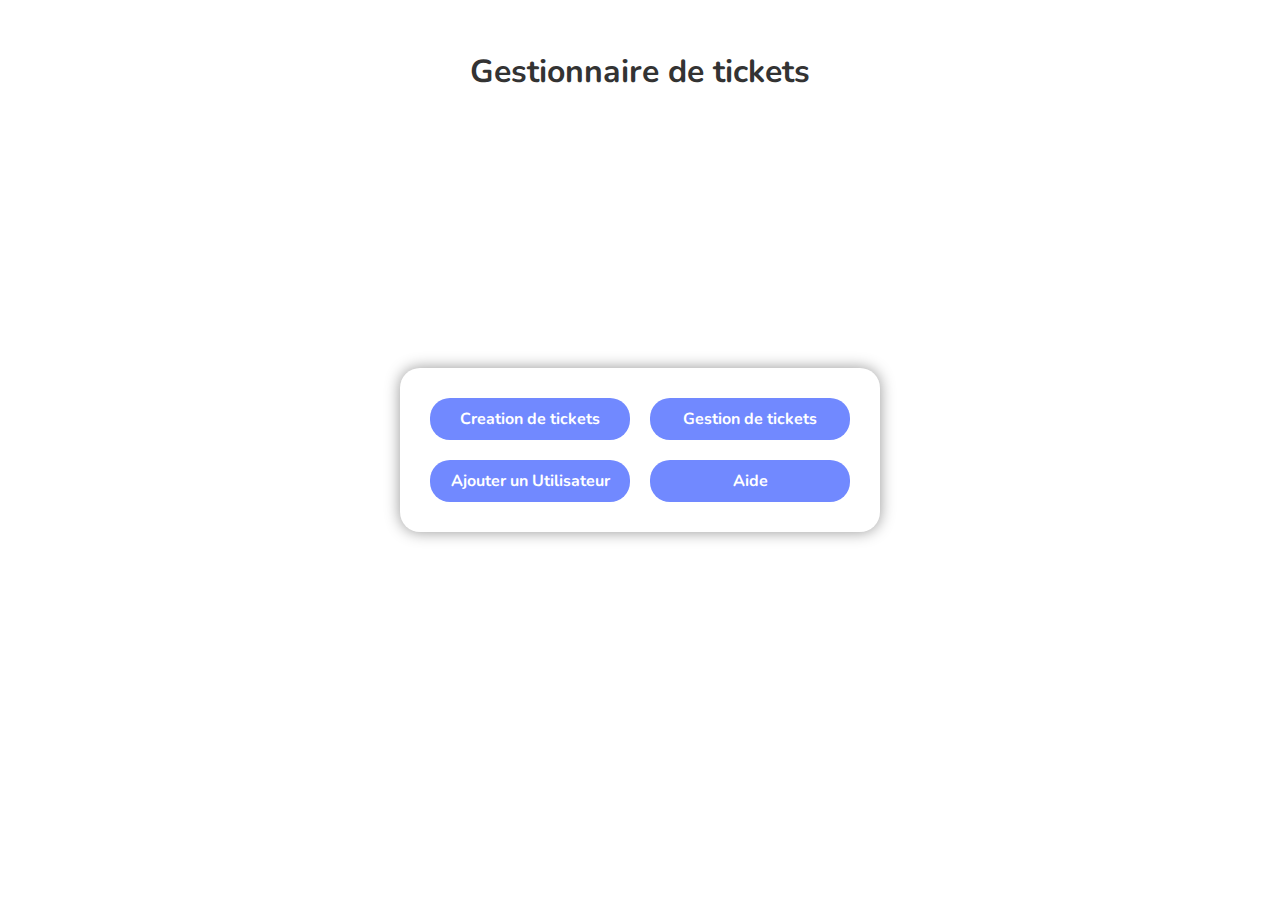
<file: index.html>
<!DOCTYPE html>
<html lang="fr" dir="ltr">
  <head>
    <meta charset="utf-8">
    <link rel="stylesheet" href="css/master.css">
    <title></title>
  </head>
  <body class="home">
    <h1>Gestionnaire de tickets</h1>
    <main>
      <ul>
        <li><a class="primary_style" href="add_tickets.html">Creation de tickets</a></li>
        <li><a class="primary_style" href="view_tickets.html">Gestion de tickets</a></li>
        <li><a class="primary_style" href="profils_manager.html">Ajouter un Utilisateur</a></li>
        <li><a class="primary_style" href="help.html">Aide</a></li>
      </ul>
    </main>
  </body>
</html>
</file>
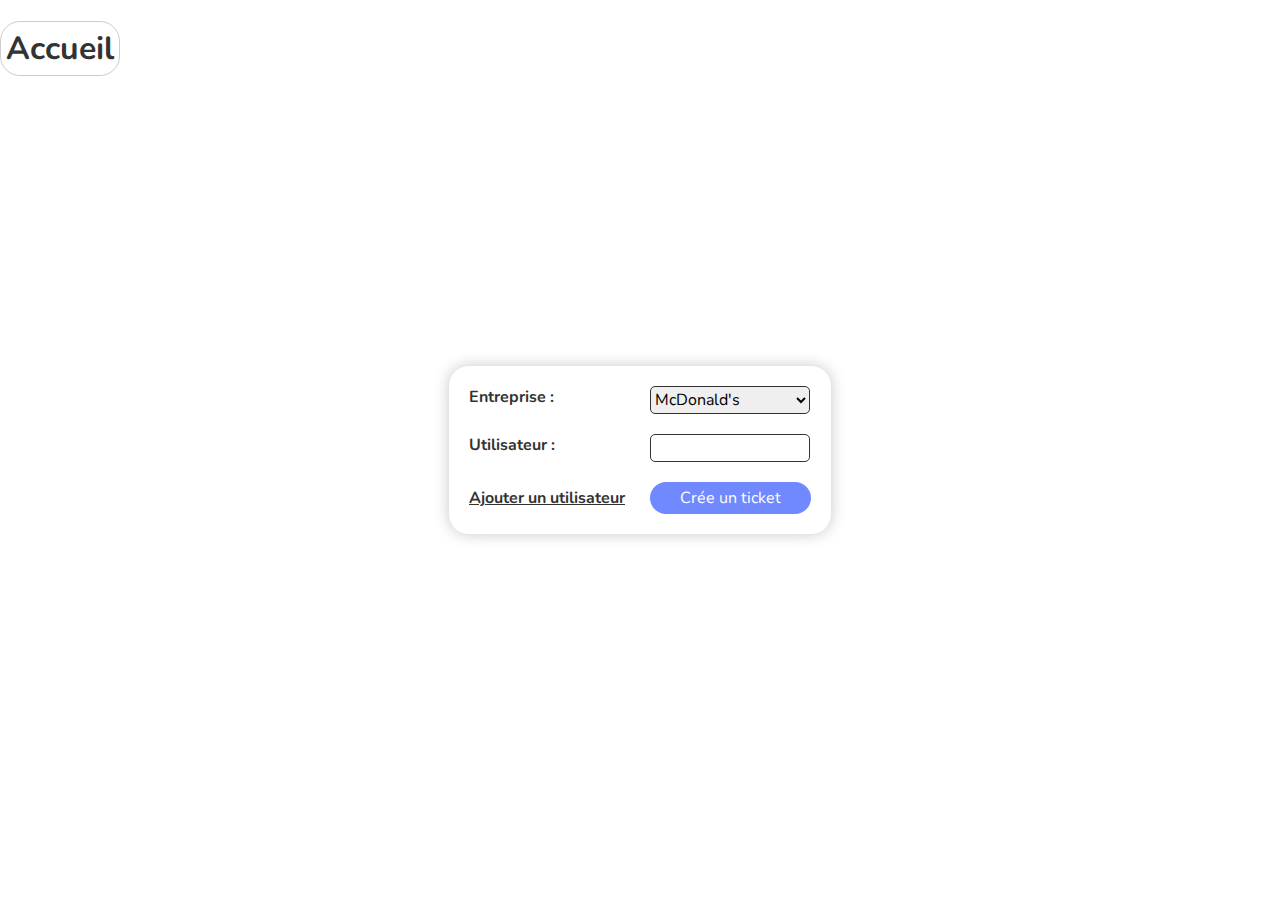
<file: add_tickets.html>
<!DOCTYPE html>
<html lang="fr" dir="ltr">
  <head>
    <meta charset="utf-8">
    <link rel="stylesheet" href="/css/master.css">
    <link rel="stylesheet" href="/css/add_tickets.css">
    <title>Ajouter un ticket</title>
  </head>
  <body>
    <h1><a href="index.html">Accueil</a></h1>
    <div class="container">
      <label for="company">Entreprise :</label>
      <select name="company" id="company" required>
        <option value="McDonald's">McDonald's</option>
        <option value="Lidl">Lidl</option>
        <option value="Fsociety">Fsociety</option>
      </select>
      <label for="user_input">Utilisateur :</label>
      <input list="user" name="" value="" id="user_input">
      <datalist name="user" id="user" required>
        <option value="Loise Archer"></option>
        <option value="Erwan Decoster"></option>
        <option value="Sarah Decoster"></option>
      </datalist>
      <a class="secondary_style" href="profils_manager.html">Ajouter un utilisateur</a>
      <button id="btnOpenTicket" class="primary_style">Crée un ticket</button>
    </div>
    <div class="ticket opened">
      <h2>Créer un ticket</h2>
      <p>
        <label for="nb_persons_concerned">Personnes concernées :</label>
        <input type="number" value="1" id="nb_persons_concerned">
      </p>
      <p>
        <label for="affected_device">Appareil concerné :</label>
        <select id="affected_device" required>
          <option value="ordinateur">ordinateur</option>
          <option value="ecran">ecran</option>
          <option value="imprimante">imprimante</option>
          <option value="souris">souris</option>
        </select>
      </p>
      <p>
        <label for="affected_app_input">Application concerné :</label>
        <input list="affected_app" type="text" id="affected_app_input">
        <datalist name="affected_app" id="affected_app">
          <option value="Word">Word</option>
          <option value="Photoshop">Photoshop</option>
          <option value="Adobe XD">Adobe XD</option>
          <option value="Figma">Figma</option>
        </datalist>
      </p>
      <p>
        <label for="">Description du problème :</label>
      </p>
      <textarea name="name" rows="8" cols="80"></textarea>
      <div class="attached_file">
        <p class="attached_file">Joindre des fichier :</p>
      </div>
      <div class="button">
        <button id="btnCloseTicket" class="secondary_style">Annuler</button>
        <a class="primary_style" href="add_tickets.html">Créer</a>
      </div>
    </div>
    <script type="text/javascript">
    body = document.querySelector("body")
    addTicket = document.querySelector(".ticket.opened")
    btnOpenTIcket = document.querySelector("#btnOpenTicket")
    btnCloseTicket = document.querySelector("#btnCloseTicket")

    btnOpenTIcket.addEventListener('click', () =>{
      addTicket.style.display = "flex"
      setTimeout(() => { addTicket.style.transform = "translate(-50%, -50%) scale(1)"; }, 200);
    })
    btnCloseTicket.addEventListener('click', () =>{
      addTicket.style.transform = "translate(-50%, -50%) scale(0)";
      setTimeout(() => { addTicket.style.display = "none" }, 200);

    })
    </script>
  </body>
</html>
</file>
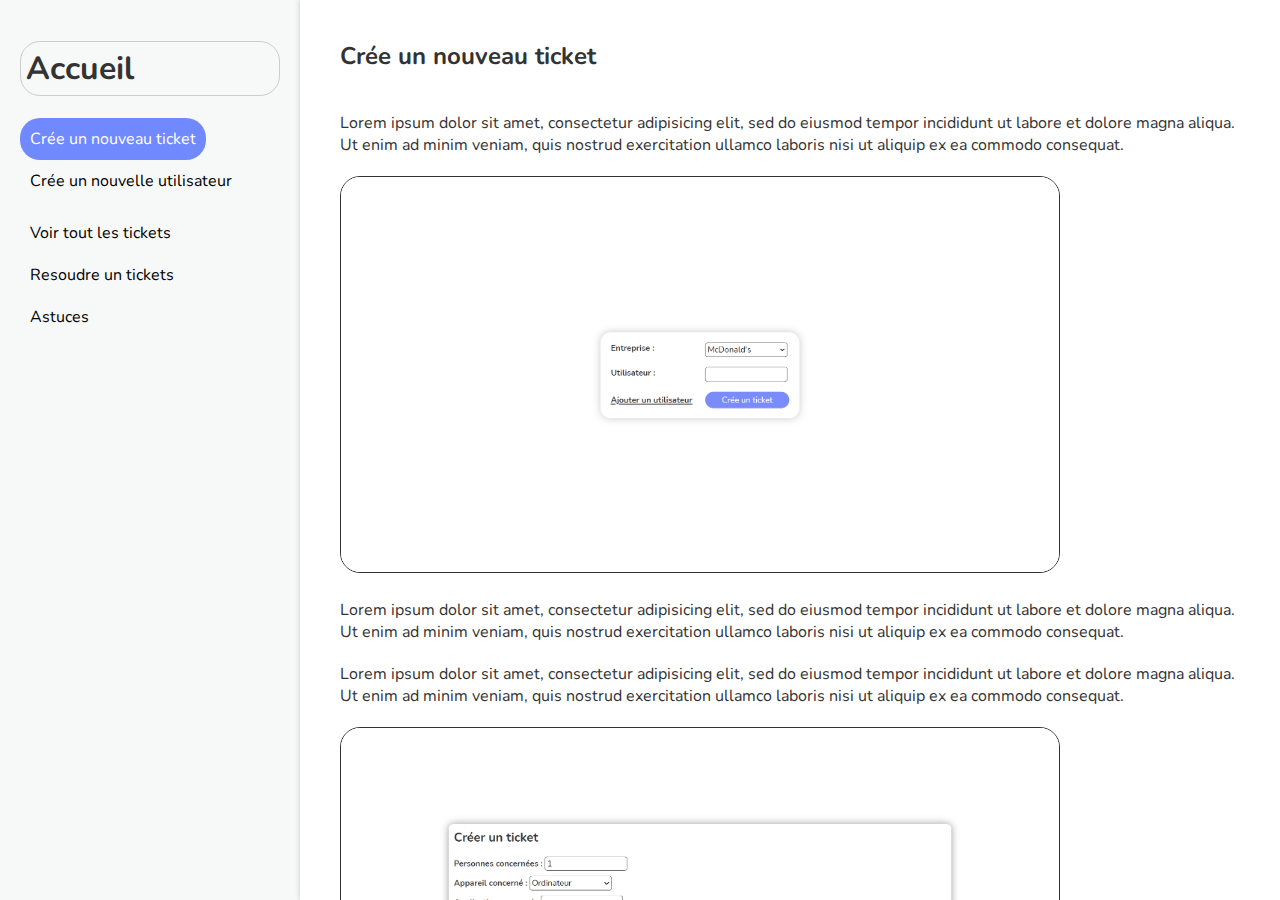
<file: help.html>
<!DOCTYPE html>
<html lang="fr" dir="ltr">
  <head>
    <meta charset="utf-8">
    <link rel="stylesheet" href="/css/master.css">
    <link rel="stylesheet" href="/css/help.css">
    <title>Aides</title>
  </head>
  <body>
    <nav>
      <h1><a href="index.html">Accueil</a></h1>
      <ul>
        <ol>
          <li><button class="selected" type="button" name="button">Crée un nouveau ticket</button></li>
          <li><button class="" type="button" name="button">Crée un nouvelle utilisateur</button></li>
        </ol>
        <ol>
          <li><button class="" type="button" name="button">Voir tout les tickets</button></li>
          <li><button class="" type="button" name="button">Resoudre un tickets </button></li>
          <li><button class="" type="button" name="button">Astuces</button></li>
        </ol>
      </ul>
    </nav>
    <main>
      <h2>Crée un nouveau ticket</h2>
      <p>Lorem ipsum dolor sit amet, consectetur adipisicing elit, sed do eiusmod tempor incididunt ut labore et dolore magna aliqua. Ut enim ad minim veniam, quis nostrud exercitation ullamco laboris nisi ut aliquip ex ea commodo consequat.</p>
      <img src="resources/1.png" alt="">
      <p>Lorem ipsum dolor sit amet, consectetur adipisicing elit, sed do eiusmod tempor incididunt ut labore et dolore magna aliqua. Ut enim ad minim veniam, quis nostrud exercitation ullamco laboris nisi ut aliquip ex ea commodo consequat.</p>
      <p>Lorem ipsum dolor sit amet, consectetur adipisicing elit, sed do eiusmod tempor incididunt ut labore et dolore magna aliqua. Ut enim ad minim veniam, quis nostrud exercitation ullamco laboris nisi ut aliquip ex ea commodo consequat.</p>
      <img src="resources/2.png" alt="">
    </main>
  </body>
</html>
</file>
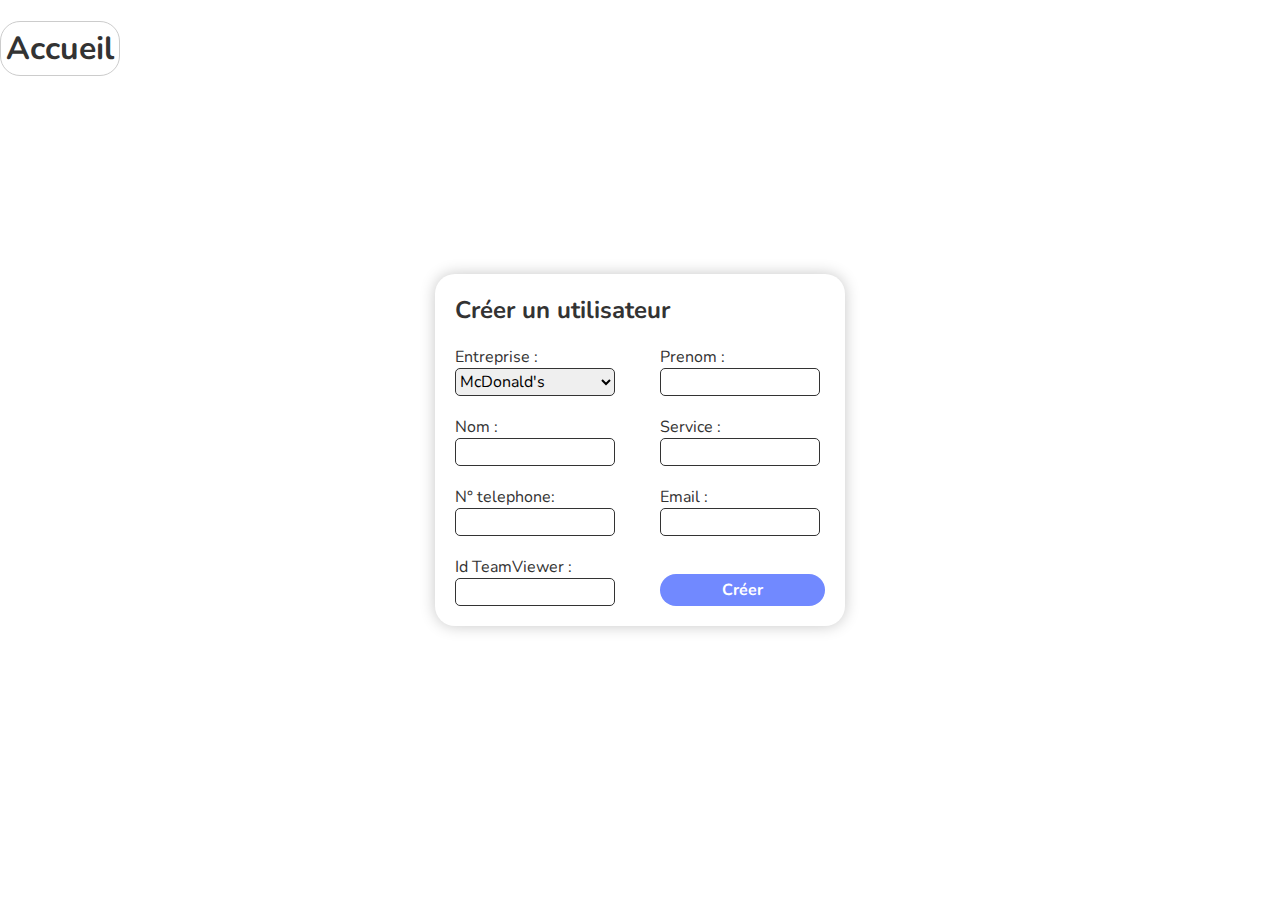
<file: profils_manager.html>
<!DOCTYPE html>
<html lang="fr" dir="ltr">
  <head>
    <meta charset="utf-8">
    <link rel="stylesheet" href="/css/master.css">
    <link rel="stylesheet" href="/css/profils_manager.css">
    <title>Ajouter un ticket</title>
  </head>
  <body>
    <h1><a href="index.html">Accueil</a></h1>
    <div class="add_profil">
      <h2>Créer un utilisateur</h2>
      <p>
        <label for="company">Entreprise :</label>
        <select name="company" id="company" required>
          <option value="McDonald's">McDonald's</option>
          <option value="Lidl">Lidl</option>
          <option value="Fsociety">Fsociety</option>
        </select>
      </p>
      <p>
        <label for="name">Prenom :</label>
        <input type="text" value="" id="name">
      </p>
      <p>
        <label for="surname">Nom :</label>
        <input type="text" name="" value="" id="surname">
      </p>
      <p>
        <label for="department">Service :</label>
        <input list="department_list" name="" value="" id="department" autocomplete="off" required>
        <datalist name="department_list" id="department_list">
          <option value="Comptabilité"></option>
          <option value="RH - Ressources Humaines"></option>
          <option value="Finance"></option>
          <option value="Technicien"></option>
          <option value="Directeur"></option>
        </datalist>
      </p>
      <p>
        <label for="phone_number">N° telephone:</label>
        <input type="tel" name="" value="" id="phone_number">
      </p>
      <p>
        <label for="email">Email :</label>
        <input type="email" name="" value="" id="email">
      </p>
      <p>
        <label for="TeamViewer_Id">Id TeamViewer :</label>
        <input type="email" name="" value="" id="TeamViewer_Id">
      </p>
      <div class="button">
        <a class="primary_style" href="add_tickets.html">Créer</a>
      </div>
    </div>
    </script>
  </body>
</html>
</file>
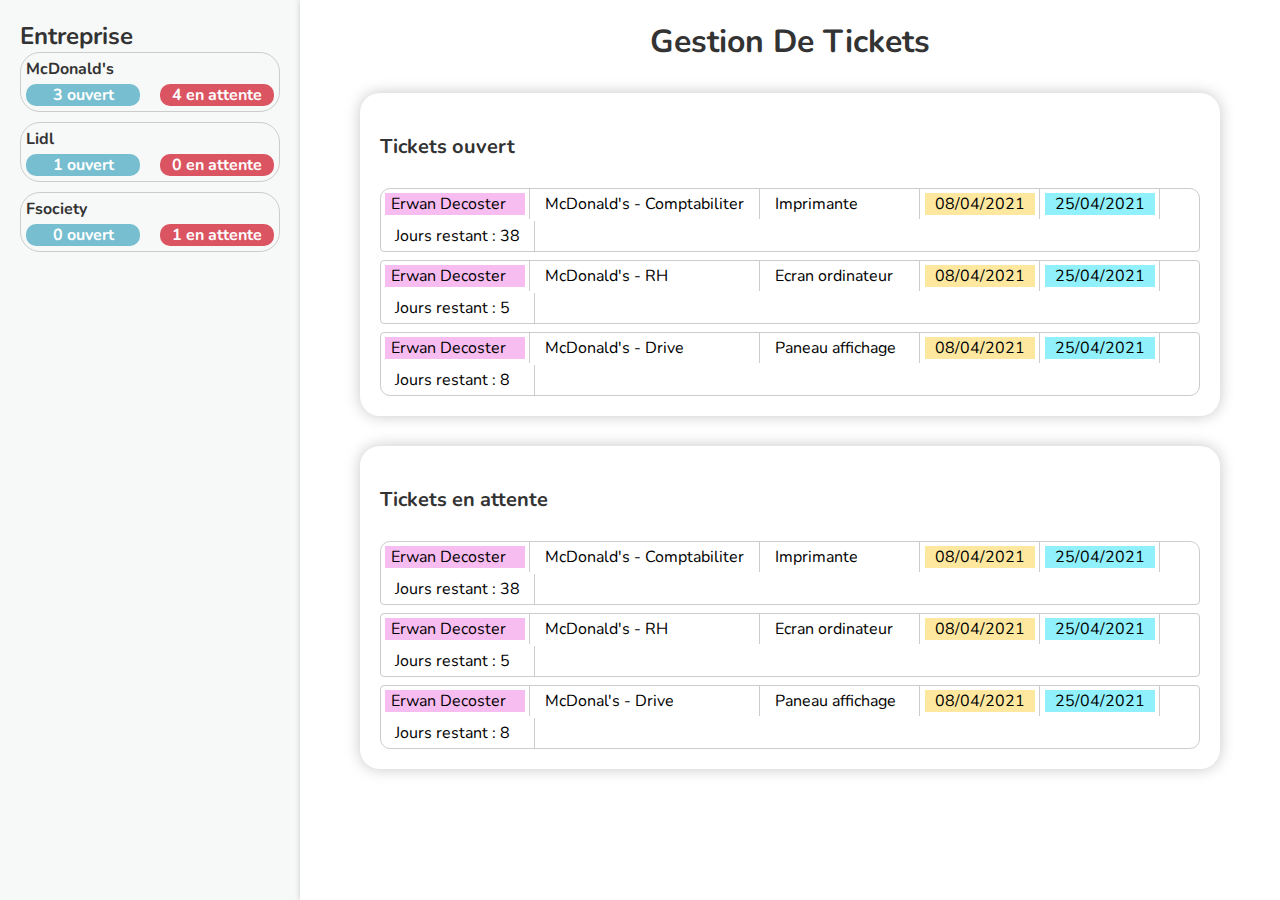
<file: view_tickets.html>
<!DOCTYPE html>
<html lang="fr" dir="ltr">
  <head>
    <meta charset="utf-8">
    <title>Gestion de ticket</title>
    <link rel="stylesheet" href="css/master.css">
    <link rel="stylesheet" href="css/view_tickets.css">
  </head>
  <body>
    <button class="hamburger_open" id="burger">
      <span></span>
    </button>
    <nav>
      <h2>Entreprise</h2>
      <ul>
        <li>
          <a href="#">McDonald's
            <div class="statut">
              <p class="statut open">3 ouvert</p>
              <p class="statut pending">4 en attente</p>
            </div>
          </a>
        </li>
        <li>
          <a href="#">Lidl
            <div class="statut">
              <p class="statut open">1 ouvert</p>
              <p class="statut pending">0 en attente</p>
            </div>
          </a>
        </li>
        <li>
          <a href="#">Fsociety
            <div class="statut">
              <p class="statut open">0 ouvert</p>
              <p class="statut pending">1 en attente</p>
            </div>
          </a>
        </li>
      </ul>
    </nav>
    <main>
      <h1>Gestion De Tickets</h1>
      <section>
        <h3>Tickets ouvert</h3>
        <button class="ticket closed">
          <p class="name">Erwan Decoster</p>
          <p class="compagnie_service">McDonald's - Comptabiliter</p>
          <p class="affected_device">Imprimante</p>
          <p class="date_creation">08/04/2021</p>
          <p class="max_date_end">25/04/2021</p>
          <p class="days_left">Jours restant : 38</p>
          <span class="statut resolved"></span>
        </button>
        <button class="ticket closed">
          <p class="name">Erwan Decoster</p>
          <p class="compagnie_service">McDonald's - RH</p>
          <p class="affected_device">Ecran ordinateur</p>
          <p class="date_creation">08/04/2021</p>
          <p class="max_date_end">25/04/2021</p>
          <p class="days_left">Jours restant : 5</p>
          <span class="statut open"></span>
        </button>
        <button class="ticket closed">
          <p class="name">Erwan Decoster</p>
          <p class="compagnie_service">McDonald's - Drive</p>
          <p class="affected_device">Paneau affichage</p>
          <p class="date_creation">08/04/2021</p>
          <p class="max_date_end">25/04/2021</p>
          <p class="days_left">Jours restant : 8</p>
          <span class="statut open"></span>
        </button>
      </section>
      <section>
        <h3>Tickets en attente</h3>
        <button class="ticket closed">
          <p class="name">Erwan Decoster</p>
          <p class="compagnie_service">McDonald's - Comptabiliter</p>
          <p class="affected_device">Imprimante</p>
          <p class="date_creation">08/04/2021</p>
          <p class="max_date_end">25/04/2021</p>
          <p class="days_left">Jours restant : 38</p>
          <span class="statut resolved"></span>
        </button>
        <button class="ticket closed">
          <p class="name">Erwan Decoster</p>
          <p class="compagnie_service">McDonald's - RH</p>
          <p class="affected_device">Ecran ordinateur</p>
          <p class="date_creation">08/04/2021</p>
          <p class="max_date_end">25/04/2021</p>
          <p class="days_left">Jours restant : 5</p>
          <span class="statut open"></span>
        </button>
        <button class="ticket closed">
          <p class="name">Erwan Decoster</p>
          <p class="compagnie_service">McDonal's - Drive</p>
          <p class="affected_device">Paneau affichage</p>
          <p class="date_creation">08/04/2021</p>
          <p class="max_date_end">25/04/2021</p>
          <p class="days_left">Jours restant : 8</p>
          <span class="statut open"></span>
        </button>
      </section>
    </main>
    <script src="app.js"></script>
    <script type="text/javascript">

    function copyMe(txt) {
      txtCopy = txt.innerText.replaceAll(" ", "");
      // txt = txt.innerText.replace("texte copié", "");
      navigator.clipboard.writeText(txtCopy);
      let popup = document.createElement("span")
      popup.classList.add("popupCopy")
      popup.innerHTML = "texte copié"
      txt.appendChild(popup);
      popup.style.transform = "translate(-50%, -100%) scale(0)";
      setTimeout(() => { popup.style.transform = "translate(-50%, -100%) scale(1)"; }, 200);
      setTimeout(() => { popup.style.transform = "translate(-50%, -100%) scale(0)"; }, 1000);
      setTimeout(() => { popup.remove(); }, 1500);

    }

    </script>
    <script type="text/javascript">

    </script>

    <!-- <script type="text/javascript">
    const ticket = document.querySelectorAll(".closed");
    function openTicket(thisi) {
      let salut = document.getElementById(thisi)

      let client_information = document.createElement("div")
      client_information.classList.add("client_information");

      let compagnie_service = document.createElement("p");
      compagnie_service.classList.add("compagnie_service");
      compagnie_service.innerHTML = "McDonald's - Comptabiliter";
      let phone_number = document.createElement("p");
      phone_number.classList.add("phone_number");
      phone_number.innerHTML = "tel : 06 25 30 68 13";
      let email = document.createElement("p");
      email.classList.add("email");
      email.innerHTML = "Email : erwan.decoster.pro@gmail.com";
      let teamviewer_id = document.createElement("p");
      teamviewer_id.classList.add("teamviewer_id");
      teamviewer_id.innerHTML = "Id TeamViewer : 123 456 789";

      client_information.appendChild(compagnie_service);
      client_information.appendChild(phone_number);
      client_information.appendChild(email);
      client_information.appendChild(teamviewer_id);
      salut.appendChild(client_information);
      salut.className = "ticket opened";
      salut.setAttribute("onclick", "");

      // for (var i = 0; i < 9; i++) {
      //   let oui[i] = document.getElementById(ticket[i])
      //   oui.className = "ticket closed";
      // }
    };

    // récupération des éléments dans le html
      const button = document.getElementById("idButton");
      const removeButton = document.getElementById("removeButton");
      const inputs = document.getElementsByTagName("input");
      const buttonBefore = document.getElementById("buttonDiv");
      let divChamps = document.getElementById("divChamps");
      // supression button
      function deleteSubm(parentId) {
        const removableItem = document.getElementById(parentId);
        while (removableItem.firstChild) {
          removableItem.removeChild(removableItem.firstChild);
        }
        if (removableItem.parentNode) {
          removableItem.parentNode.removeChild(removableItem);
        }
      }
      // add bouton
      ticket.addEventListener("click", function() {
          // création de la div de base
          let compagnie_service = document.createElement("p");
          compagnie_service.classList.add("compagnie_service");

          ticket.appendChild(compagnie_service);

          // création de l'input texte
          let input = document.createElement("input");
          input.type = "text";
          input.id = "player"+inputs.length;
          input.name = "playerName"+inputs.length;
          input.value = "";
          input.minLength = "3";
          input.maxLength = "17";
          input.autocomplete = "off";
          input.required =  "required";
          // création du label lié à l'input texte
          let label = document.createElement("label");
          label.htmlFor = input.id;
          label.textContent = inputs.length>0?"Joueur "+inputs.length:"Joueur";
          let button = document.createElement("button");
          button.classList.add("remove_button");
          button.type = "button";
          button.name = "button";
          //button.setAttribute("deleteSubm(this.parentNode.id)");
          button.setAttribute("onclick", "deleteSubm(this.parentNode.id)");
          // On ajoute les éléments créé à la div de base
          div.appendChild(input);
          div.appendChild(label);
          div.appendChild(button);
          // On ajoute la div de base à la div mère
          divChamps.insertBefore(div, buttonBefore);
      });


    </script> -->
  </body>
</html>
</file>
<file: css/master.css>
@import url('https://fonts.googleapis.com/css2?family=Nunito:wght@200;400;600;700&display=swap');
*{
  box-sizing: border-box;
  font-family: 'Nunito', sans-serif;
}
*::selection{
  background-color: #7189FFa0;
}
body.home main{
  position: absolute;
  top: 50%;
  left: 50%;
  transform: translate(-50%, -50%);
  box-shadow: 0px 0px 15px 0px rgba(150,150,150,1);
  padding: 30px;
  border-radius: 20px;
}
body.home main ul{
  display: grid;
  grid-template-columns: 1fr 1fr;
  grid-gap: 20px;
}
body.home main a{
  width: 200px;
  padding: 10px
}
body.home h1{
  text-align: center;
  margin: 50px auto 0;
}
body{
  padding: 0;
  margin: 0;
  font-family: Arial;
  display: flex;
  flex-wrap: nowrap;
  color: #333;
  overflow: hidden;
  min-height: 100vh;
}
button{
  background-color: transparent;
  border: none;
  cursor: pointer;
  font-size: 16px;
}
h2{
  margin: 0;
}
h3{
  font-size: 20px;
}
p{
  margin: 0;
}
nav{
  padding: 20px;
  background-color: #F7F8F8;
}
ul{
  margin: 0;
  padding: 0;
  list-style: none;
  display: flex;
  flex-direction: column;
  gap: 10px;
}
li{
  position: relative;
  width: 100%;
}
a{
  border: 1px solid #ccc;
  border-radius: 20px;
  transition: .2s;
  padding: 5px;
  display: block;
  width: 100%;
  text-decoration: none;
  color: #333;
  font-weight: 700;
}
textarea{
  margin-top: 10px;
  padding: 10px;
  height: 150px;
  width: 100%;
  font-size: 16px;
  border: 1px solid #ccc;
  border-radius: 10px;
  overflow-y: scroll;
  resize: vertical;
}
input,select{
  border: solid 1px #333;
  border-radius: 5px;
  font-size: 16px;
  width: 160px;
  height: 28px;
}
input[type=text]{
  text-transform: capitalize;
}
input{
  padding: 2px 4px;
}
.primary_style{
  background-color: #7189FF;
  color: #fff;
  border: none;
  border-radius: 20px;
  transition: .2s;
  text-align: center;
}
.secondary_style{
  padding-left: 0;
  text-align: left;
  border: none;
  text-decoration: underline;
  text-underline-offset: 1px;
  transition: .2s;
}
@media screen and (max-width: 800px){
  div.container{
    grid-template-columns: 1fr;
    gap: 10px;
  }
  .secondary_style{
    padding: 10px 0;
    text-align: center;
  }
}
.secondary_style:hover,.secondary_style:active,.secondary_style:focus{
  color: #445EF2;
}
.primary_style:hover,.primary_style:active,.primary_style:focus{
  transform: scale(1.05);
}
</file>
<file: css/add_tickets.css>
body{
  height: 100vh;
}
.container{
  position: absolute;
  top: 50%;
  left: 50%;
  transform: translate(-50%,-50%);
  border-radius: 20px;
  box-shadow: 0px 0px 15px 0px rgba(199,199,199,1);
  padding: 20px;
  display: grid;
  grid-template-columns: 1fr 1fr;
  gap: 20px;
}
input,select{
  border: solid 1px #333;
  border-radius: 5px;
  font-size: 16px;
  width: 120px;
  width: 160px;
  height: 28px;
  text-transform: capitalize;
}
input{
  padding: 2px 4px;
}
a{
  text-align: center;
}
label{
  font-weight: bold;
  width: 160px;
}
.ticket.opened{
  padding: 10px 10px 20px;
  flex-direction: column;
  gap: 10px;
  border-radius: 10px;
  margin-top: 10px;
  position: absolute;
  top: 50%;
  left: 50%;
  transform: translate(-50%, -50%) scale(0);
  width: 70%;
  height: auto;
  background-color: #fff;
  z-index: 2;
  box-shadow: 0px 0px 15px 0px rgba(150,150,150,1);
  display: none;
  transition: .25s;
}
@media screen and (max-width: 960px){
  .ticket.opened{
    min-width: 96%;
  }
}
h2{
  margin-bottom: 10px;
}
div.attached_file{
  display: flex;
}
div.attached_file p{
  padding: 0 0 0 10px;
  margin-right: 10px;
}
.file_icon img{
  width: 28px;
  transition: .2s;
}
.file_icon:hover img{
  filter: invert(.3) sepia(1) hue-rotate(200deg) saturate(1000%);
}
.button{
  width: 160px;
  position: absolute;
  bottom: 10px;
  right: 10px;
  display: grid;
  grid-template-columns: 1fr 1fr;
}
</file>
<file: css/help.css>
nav{
  min-width: 300px;
}
ul,ol{
  padding: 0;
}
li{
  list-style: none;
}
h2{
  margin-bottom: 40px;
}
button{
  border-radius: 20px;
  padding: 10px;
}
button.selected{
  background-color: #7189FF;
  color: #fff;
}
button:not(.selected):hover{
  color: #7189FF;
}
main{
  padding: 40px;
  height: 100vh;
  width: 100%;
  box-shadow: 0px 0px 5px 0px rgba(199,199,199,1);
  overflow: scroll;

}
img{
  width: 80%;
  border-radius: 20px;
  border: solid #333 1px;
  margin-bottom: 20px;
}
p{
  margin-bottom: 20px;
}
</file>
<file: css/profils_manager.css>
.add_profil{
  position: absolute;
  top: 50%;
  left: 50%;
  transform: translate(-50%,-50%);
  border-radius: 20px;
  box-shadow: 0px 0px 15px 0px rgba(199,199,199,1);
  padding: 20px;
  display: grid;
  grid-template-columns: 1fr 1fr;
  row-gap: 20px;
  column-gap: 40px;
  width: 410px;
}
label{
  padding-bottom: 60px;
}
p{
  width: 150px;
}
h2{
  grid-column: 1 / 3;
}
@media screen and (max-width: 700px){
  .add_profil{
  }
}
.button{
  position: relative;
}
.button .primary_style{
  position: absolute;
  right: 0;
  bottom: 0;
}
</file>
<file: css/view_tickets.css>
h1{
  margin: 0;
  text-align: center;
}
.hamburger_open{
  transition: .2s;
  z-index: 4;
  top: 10px;
  left: 10px;
  position: absolute;
  width: 50px;
  height: 50px;
}
.hamburger_open span{
  position: absolute;
  width: 70%;
  height: 5px;
  border-radius: 10px;
  top: 50%;
  transform: translate(-50%,-50%);
  left: 50%;
}
.hamburger_open span::before,.hamburger_open span::after{
  display: block;
  content: '';
  position: absolute;
  background-color: #333;
  width: 100%;
  height: 5px;
  border-radius: 10px;
}
.hamburger_open span::before{
  transform: rotate(45deg);
}
.hamburger_open span::after{
  transform: rotate(-45deg);
}
.hamburger{
  background-color: inherit;
  border: none;
  transition: .2s;
  z-index: 4;
  top: 10px;
  left: 10px;
  position: absolute;
  width: 50px;
  height: 50px;
}
.hamburger span{
  position: absolute;
  background-color: #333;
  width: 70%;
  height: 5px;
  border-radius: 10px;
  top: 50%;
  transform: translate(-50%,-50%);
  left: 50%;
}
.hamburger span::before,.hamburger span::after{
  display: block;
  content: '';
  position: absolute;
  background-color: #333;
  width: 100%;
  height: 5px;
  border-radius: 10px;
}
.hamburger span::before{
  top: -14px;
  left: -8px
}
.hamburger span::after{
  top: 14px;
  left: 8px;
}
nav.default{
  min-width: 300px;
  width: 330px;
  height: 100vh;
}
nav.open{
  z-index: 2;
  position: fixed;
  padding: 20px 20%;
  top: 0;
  left: 0;
  right: 0;
  bottom: 0;
}
li p.statut{
  text-align: center;
  border-radius: 10px;
  font-weight: 700;
  color: white;
  width: 100%;
}
div.statut{
  margin-top: 4px;
  display: grid;
  grid-template-columns: 1fr 1fr;
  gap: 20px;
}
p.statut.pending{
  background-color: #DB5461;
}
p.statut.open{
  background-color: #76BED0;
}
main{
  transition: .3s;
  display: flex;
  flex-direction: column;
  gap: 30px;
  width: 100%;
  height: 100vh;
  padding: 20px 60px;
  background-color: #FFFFFF;
  box-shadow: 0px 0px 5px 0px rgba(199,199,199,1);
  overflow-y: scroll;
}
@media screen and (max-width: 960px){
  main{
    padding: 30px;
  }
}
section{
  box-shadow: 0px 0px 15px 0px rgba(199,199,199,1);
  border-radius: 20px;
  padding: 20px;
  display: flex;
  flex-direction: column;
  gap: 8px;
}
.ticket{
  min-width: 100%;
  position: relative;
  border: 1px solid #ccc;
  border-radius: 4px;
  transition: .25s;
  display: flex;
  flex-wrap: wrap;
  gap: 10px;
}
.ticket.closed{
  padding: 4px;
}
.ticket p{
  text-align: left;
  font-size: 16px;
  position: relative;
  padding: 0 10px;
}
.ticket.closed p::after,.ticket .basic_information p::after{
  display: block;
  content: '';
  position: absolute;
  top: -4px;
  right: -5px;
  height: calc(100% + 8px);
  background-color: #ccc;
  width: 1px;
}
.ticket p.name{
  padding-left: 6px;
  background-color: #EFCEFA;
  background-color: #f6a5ebbb;
  min-width: 140px;
  width: 140px;
}
.ticket p.compagnie_service{
  min-width: 220px;
}
.ticket p.affected_device{
  min-width: 150px;
}
.ticket p.date_creation{
  background-color: #fddf7ebb;
}
.ticket p.max_date_end{
  background-color: #67ebfabb;
}
.ticket p.days_left{
  min-width: 145px;
}
.ticket:first-of-type{
  border-top-left-radius: 10px;
  border-top-right-radius: 10px;
}
.ticket:last-of-type{
  border-bottom-left-radius: 10px;
  border-bottom-right-radius: 10px;
}
.ticket.opened{
  border-radius: 10px;
  margin-top: 10px;
  padding-bottom: 10px;
  flex-direction: column;
  background-color: #fff;
  border-width: 2px;
  position: absolute;
  top: 50%;
  left: 50%;
  transform: translate(-50%, -50%);
  width: 70%;
  min-width: inherit;
  height: auto;
  background-color: #fff;
  z-index: 2;
  box-shadow: 0px 0px 15px 0px rgba(150,150,150,1);
}
@media screen and (max-width: 960px){
  .ticket.opened{
    min-width: 96%;
  }
}
.grabzone{
  position: relative;
  height: 24px;
  display: flex;
  flex-direction: row-reverse;
  user-select: none;
  cursor: grab;
}
.close_button{
  margin: 2px 2px 0 0;
  background-color: inherit;
  border: none;height: 24px;
  width: 24px;
  position: relative;
  transition: .2s;
}
.close_button:hover,.close_button:active,.close_button:focus{
  background-color: #ffaaaa70;
}
.close_button::after,.close_button::before{
  display: block;
  content: '';
  position: absolute;
  width: 20px;
  height: 1px;
  background-color: #333;
  top: 50%;
  left: 50%;
}
.close_button::after{
  transform: translate(-50%,-50%) rotateZ(45deg);
}
.close_button::before{
  transform: translate(-50%,-50%) rotate(-45deg);
}
.basic_information{
  position: relative;
  display: flex;
  flex-wrap: wrap;
  gap: 10px;
}
.complet_information,.problem_information{
  padding: 6px 0;
  position: relative;
}
.ticket .problem_description{
  margin-top: 10px;
  padding: 10px;
  height: 150px;
  border: 1px solid #ccc;
  border-radius: 10px;
  overflow-y: scroll;
}
.ticket div{
  margin: 0 4px;
}
.ticket .movable_zone,.ticket .movable_zone div{
  margin: 0;
}
.ticket div::after{
  display: block;
  content: "";
  width: calc(100% + 8px);
  height: 1px;
  position: absolute;
  bottom: -5px;
  left: -4px;
  background-color: #ccc;
}
p button{
  transition: .2s;
  position: relative;
  text-decoration: none;
  cursor: pointer;
  text-decoration: underline;
}
p button:hover,p button:active,p button:focus{
  color: #445EF2;
}
.popupCopy{
  position: absolute;
  top: 0;
  left: 50%;
  transform: translate(-50%, -100%);
  display: block;
  content: '';
  height: 24px;
  width: 100px;
  font-size: 18px;
  text-align: center;
  font-weight: 600;
  transition: .2s;
  color: #333;
  background-color: white;
  box-shadow: 0px 0px 5px 0px rgba(199,199,199,1);
  border-radius: 10px;
  pointer-events: auto;
}
div.attached_file{
  margin: 10px 0 0;
  display: flex;
}
div.attached_file p{
  padding: 0 0 0 10px;
  margin-right: 10px;
}
.file_icon{
}
.file_icon img{
  width: 28px;
  transition: .2s;
}
.file_icon:hover img{
  filter: invert(.3) sepia(1) hue-rotate(200deg) saturate(1000%);
}
</file>
